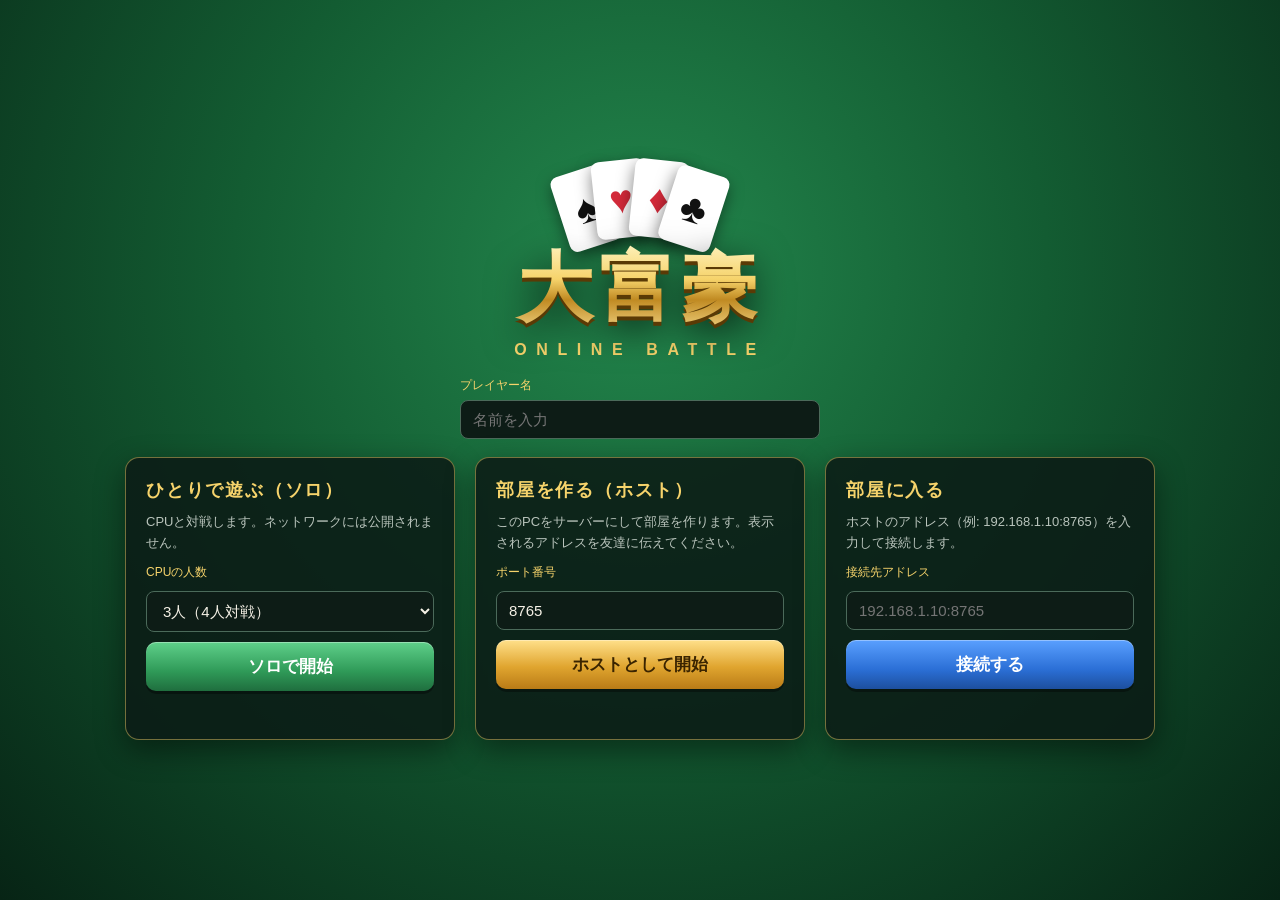
<file: launcher.html>
<!doctype html>
<html lang="ja">
<head>
<meta charset="utf-8">
<title>大富豪</title>
<link rel="icon" href="web/icon.ico">
<style>
  :root { --gold: #f6d36b; --muted: #b9c4bc; --text: #f5f1e6; --serif: "Yu Mincho", "YuMincho", serif; }
  * { box-sizing: border-box; }
  html, body { margin: 0; min-height: 100%; } html { height: 100%; }
  body {
    font-family: "Yu Gothic UI", "Yu Gothic", "Meiryo", sans-serif; color: var(--text); user-select: none;
    background: radial-gradient(ellipse at 50% 30%, #23874d 0%, #135c32 45%, #072415 100%);
    display: flex; align-items: center; justify-content: center; flex-direction: column; gap: 18px; min-height: 100%; padding: 16px 0; overflow: auto;
  }
  .logo { text-align: center; }
  .logo-cards { display: flex; justify-content: center; height: 84px; margin-bottom: -6px; }
  .lc { width: 54px; height: 78px; background: #fff; border-radius: 8px; display: flex; align-items: center; justify-content: center; font-size: 40px; box-shadow: 0 6px 16px rgba(0,0,0,.5); margin: 0 -8px; }
  .lc1 { transform: rotate(-18deg) translateY(10px); color: #111; } .lc2 { transform: rotate(-6deg); color: #d42a3a; }
  .lc3 { transform: rotate(6deg); color: #d42a3a; } .lc4 { transform: rotate(18deg) translateY(10px); color: #111; }
  h1 {
    font-family: var(--serif); font-size: 76px; margin: 0; letter-spacing: .08em;
    background: linear-gradient(#fff6c8, #f6d36b 40%, #c08a22 60%, #ffe9a0); -webkit-background-clip: text; background-clip: text; color: transparent;
    filter: drop-shadow(0 4px 0 #5a3a05) drop-shadow(0 8px 18px rgba(0,0,0,.6));
  }
  .sub { letter-spacing: .6em; color: var(--gold); font-weight: 700; }
  .cols { display: flex; gap: 20px; flex-wrap: wrap; justify-content: center; }
  .panel {
    width: 330px; background: rgba(12, 28, 22, .88); border: 1px solid rgba(246,211,107,.45); border-radius: 14px; padding: 20px;
    box-shadow: 0 10px 30px rgba(0,0,0,.45); display: flex; flex-direction: column; gap: 10px;
  }
  h2 { margin: 0; color: var(--gold); font-size: 18px; letter-spacing: .1em; }
  p { margin: 0; font-size: 13px; color: var(--muted); line-height: 1.6; }
  label { font-size: 12px; color: var(--gold); }
  input, select { background: #0d1c16; color: var(--text); border: 1px solid #4b6a5a; border-radius: 8px; padding: 10px 12px; font-size: 15px; outline: none; font-family: inherit; }
  input:focus { border-color: var(--gold); }
  .btn { border: 0; border-radius: 10px; padding: 13px; font-size: 17px; font-weight: 700; cursor: pointer; font-family: inherit; box-shadow: 0 3px 0 rgba(0,0,0,.35), inset 0 1px 0 rgba(255,255,255,.35); }
  .btn:active { transform: translateY(2px); }
  .gold { background: linear-gradient(#ffe08a, #e0a52f 55%, #b97b16); color: #3a2400; }
  .green { background: linear-gradient(#5fd08a, #2f9a58 60%, #1f6e3e); color: #fff; }
  .blue { background: linear-gradient(#5aa0ff, #2b6fd6 60%, #1d4f9e); color: #fff; }
  .name-row { width: 360px; display: flex; flex-direction: column; gap: 6px; }
  .err { color: #ff9a9a; font-size: 13px; min-height: 18px; }
</style>
</head>
<body>
  <div class="logo">
    <div class="logo-cards"><span class="lc lc1">♠</span><span class="lc lc2">♥</span><span class="lc lc3">♦</span><span class="lc lc4">♣</span></div>
    <h1>大富豪</h1>
    <div class="sub">ONLINE BATTLE</div>
  </div>
  <div class="name-row">
    <label>プレイヤー名</label>
    <input id="name" maxlength="12" placeholder="名前を入力">
  </div>
  <div class="cols">
    <div class="panel">
      <h2>ひとりで遊ぶ（ソロ）</h2>
      <p>CPUと対戦します。ネットワークには公開されません。</p>
      <label>CPUの人数</label>
      <select id="cpus">
        <option value="1">1人（2人対戦）</option><option value="2">2人（3人対戦）</option>
        <option value="3" selected>3人（4人対戦）</option><option value="4">4人（5人対戦）</option><option value="5">5人（6人対戦）</option>
      </select>
      <button class="btn green" id="solo">ソロで開始</button>
      <div class="err" id="solo-err"></div>
    </div>
    <div class="panel">
      <h2>部屋を作る（ホスト）</h2>
      <p>このPCをサーバーにして部屋を作ります。表示されるアドレスを友達に伝えてください。</p>
      <label>ポート番号</label>
      <input id="port" value="8765" inputmode="numeric">
      <button class="btn gold" id="host">ホストとして開始</button>
      <div class="err" id="host-err"></div>
    </div>
    <div class="panel">
      <h2>部屋に入る</h2>
      <p>ホストのアドレス（例: 192.168.1.10:8765）を入力して接続します。</p>
      <label>接続先アドレス</label>
      <input id="addr" placeholder="192.168.1.10:8765">
      <button class="btn blue" id="join">接続する</button>
      <div class="err" id="join-err"></div>
    </div>
  </div>
<script>
  const $ = (s) => document.querySelector(s);
  const store = (k, v) => { try { if (v === undefined) return localStorage.getItem(k); localStorage.setItem(k, v); } catch (e) {} };
  $('#name').value = store('dfg_name') || '';
  $('#addr').value = store('dfg_addr') || '';
  $('#port').value = store('dfg_port') || '8765';
  const name = () => { const n = $('#name').value.trim() || 'プレイヤー'; store('dfg_name', n); return n; };
  const home = encodeURIComponent(location.href);

  $('#host').onclick = async () => {
    $('#host-err').textContent = '起動中…';
    const r = await pywebview.api.host($('#port').value.trim());
    if (!r.ok) { $('#host-err').textContent = r.error; return; }
    store('dfg_port', String(r.port));
    location.href = `http://127.0.0.1:${r.port}/?action=create&name=${encodeURIComponent(name())}&addrs=${encodeURIComponent(JSON.stringify(r.addrs))}&home=${home}`;
  };
  $('#cpus').value = store('dfg_cpus') || '3';
  $('#solo').onclick = async () => {
    $('#solo-err').textContent = '起動中…';
    const r = await pywebview.api.solo();
    if (!r.ok) { $('#solo-err').textContent = r.error; return; }
    store('dfg_cpus', $('#cpus').value);
    location.href = `http://127.0.0.1:${r.port}/?action=solo&cpus=${$('#cpus').value}&name=${encodeURIComponent(name())}&home=${home}`;
  };
  $('#join').onclick = async () => {
    const a = $('#addr').value.trim();
    if (!a) { $('#join-err').textContent = 'アドレスを入力してください'; return; }
    $('#join-err').textContent = '接続中…';
    const r = await pywebview.api.check(a);
    if (!r.ok) { $('#join-err').textContent = r.error; return; }
    store('dfg_addr', a);
    location.href = `http://${r.addr}/?name=${encodeURIComponent(name())}&home=${home}`;
  };
  $('#addr').onkeydown = (e) => { if (e.key === 'Enter') $('#join').click(); };
</script>
</body>
</html>
</file>
